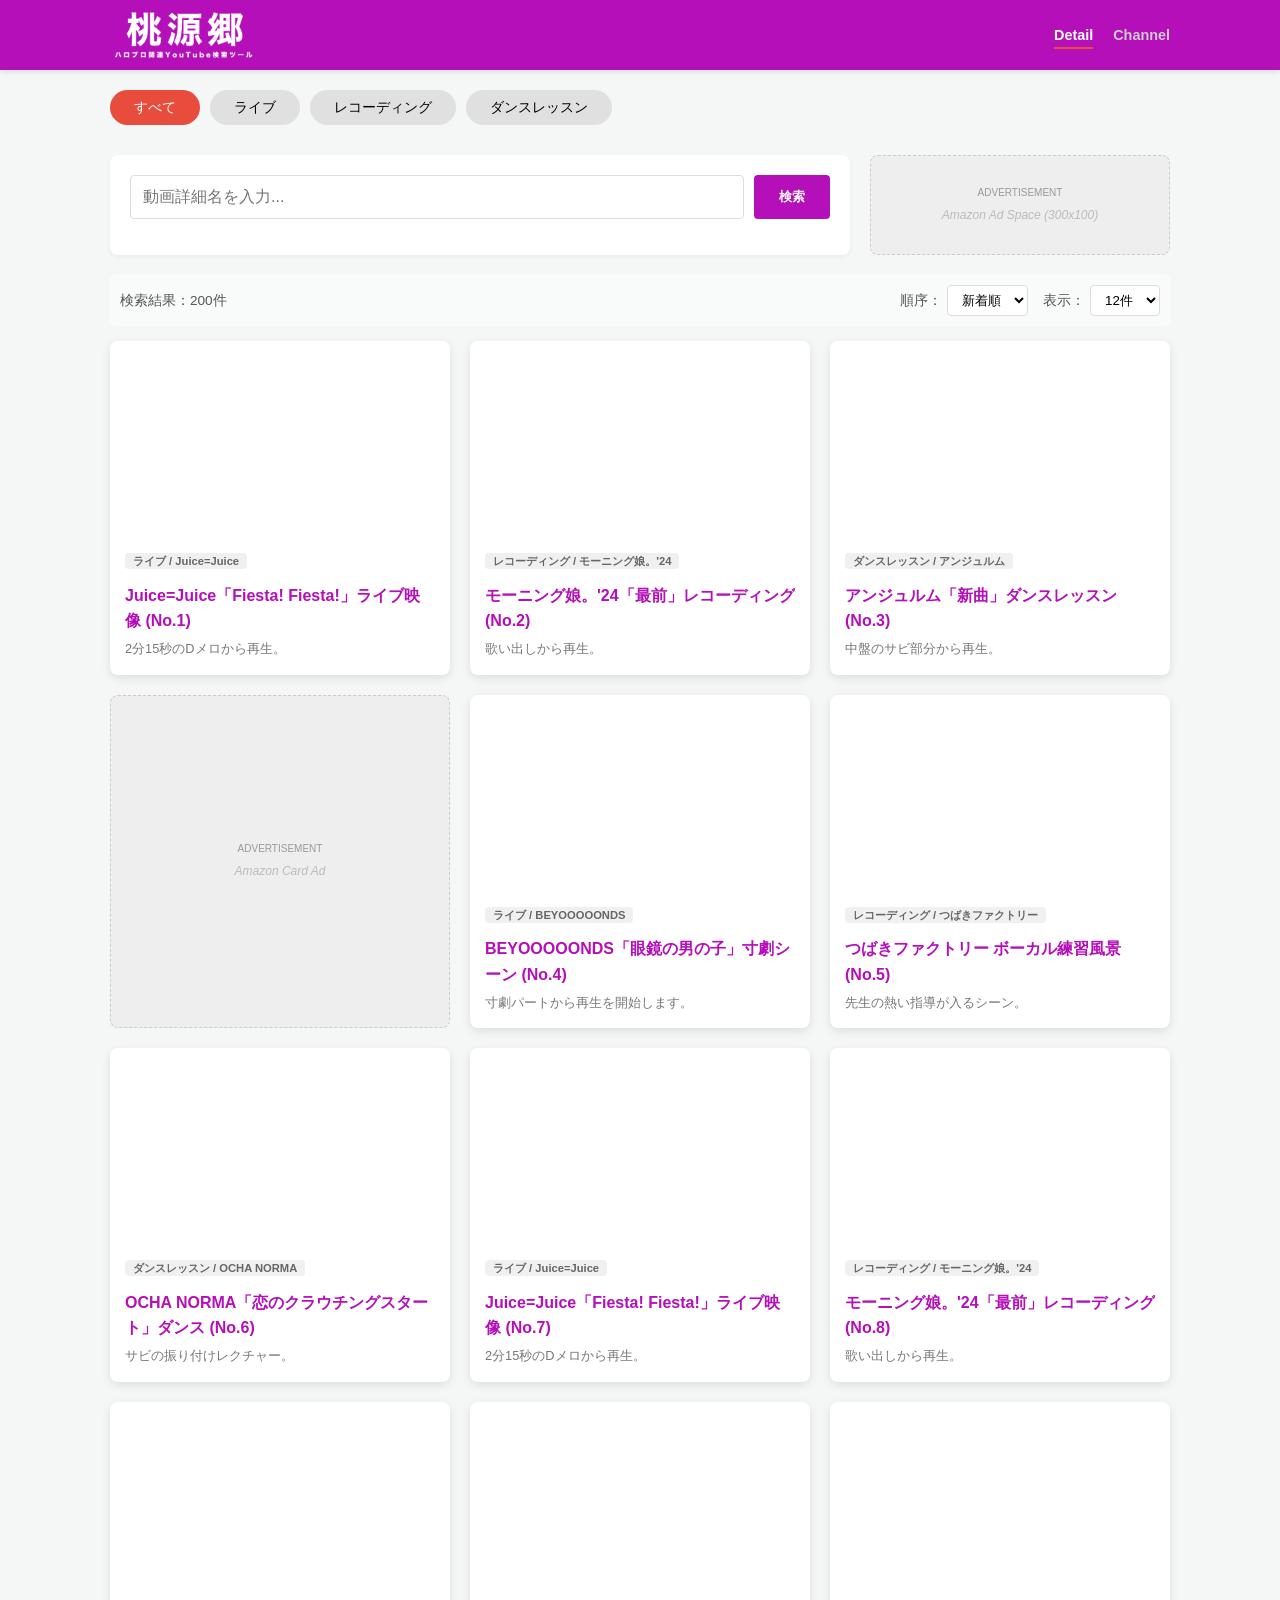
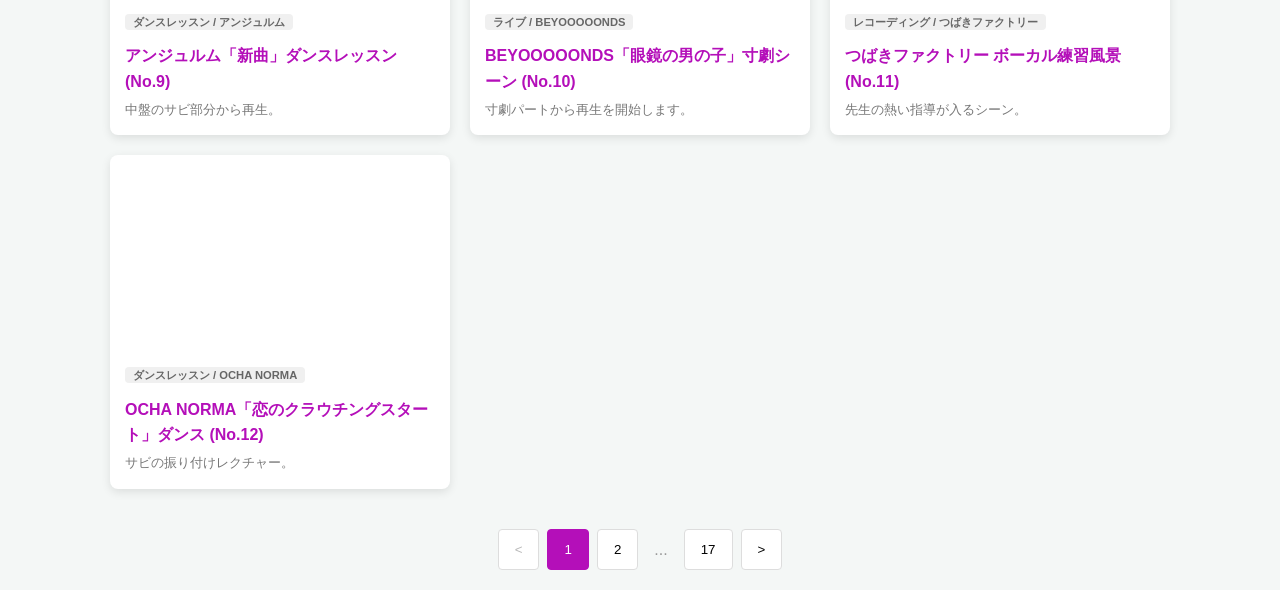
<file: index.html>
<!DOCTYPE html>
<html lang="ja">
<head>
    <meta charset="UTF-8">
    <meta name="viewport" content="width=device-width, initial-scale=1.0">
    <title>H!P Video DB - Detail</title>
    <link rel="stylesheet" href="style.css">
</head>
<body>
    <header class="site-header">
        <div class="header-container">
            <a href="index.html" class="logo-link">
                <img src="logo.png" alt="H!P Video DB" class="logo-img">
            </a>
            <nav class="main-nav">
                <ul>
                    <li><a href="index.html" class="active">Detail</a></li>
                    <li><a href="channel.html">Channel</a></li>
                </ul>
            </nav>
        </div>
    </header>

    <main class="container">
        <section class="filter-tabs" id="categoryTabs">
            <button class="tab-btn active" data-category="すべて">すべて</button>
            <button class="tab-btn" data-category="ライブ">ライブ</button>
            <button class="tab-btn" data-category="レコーディング">レコーディング</button>
            <button class="tab-btn" data-category="ダンスレッスン">ダンスレッスン</button>
        </section>

        <div class="top-layout-group">
            <section class="search-section">
                <div class="search-bar">
                    <div class="input-wrapper">
                        <input type="text" id="searchInput" placeholder="動画詳細名を入力...">
                        <button id="clearBtn" title="クリア">&times;</button>
                    </div>
                    <button id="searchBtn">検索</button>
                </div>
            </section>
            
            <aside class="ad-space ad-top">
                <div class="ad-label">ADVERTISEMENT</div>
                <div class="ad-placeholder">Amazon Ad Space (300x100)</div>
            </aside>
        </div>

        <section class="results-info">
            <div id="resultCount">検索結果：0件</div>
            <div class="controls-group">
                <div class="control-item">
                    <label for="sortOrder">順序：</label>
                    <select id="sortOrder">
                        <option value="newest">新着順</option>
                        <option value="oldest">古い順</option>
                    </select>
                </div>
                <div class="control-item">
                    <label for="pageSize">表示：</label>
                    <select id="pageSize">
                        <option value="12">12件</option>
                        <option value="24">24件</option>
                        <option value="48">48件</option>
                    </select>
                </div>
            </div>
        </section>

        <div class="video-grid" id="videoGrid"></div>

        <nav class="pagination" id="pagination"></nav>
    </main>

    <div id="videoModal" class="modal">
        <div class="modal-content">
            <span class="close-modal">&times;</span>
            <div class="video-container">
                <iframe id="youtubePlayer" src="" frameborder="0" allow="autoplay; encrypted-media" allowfullscreen></iframe>
            </div>
        </div>
    </div>

    <script src="script.js"></script>
</body>
</html>
</file>
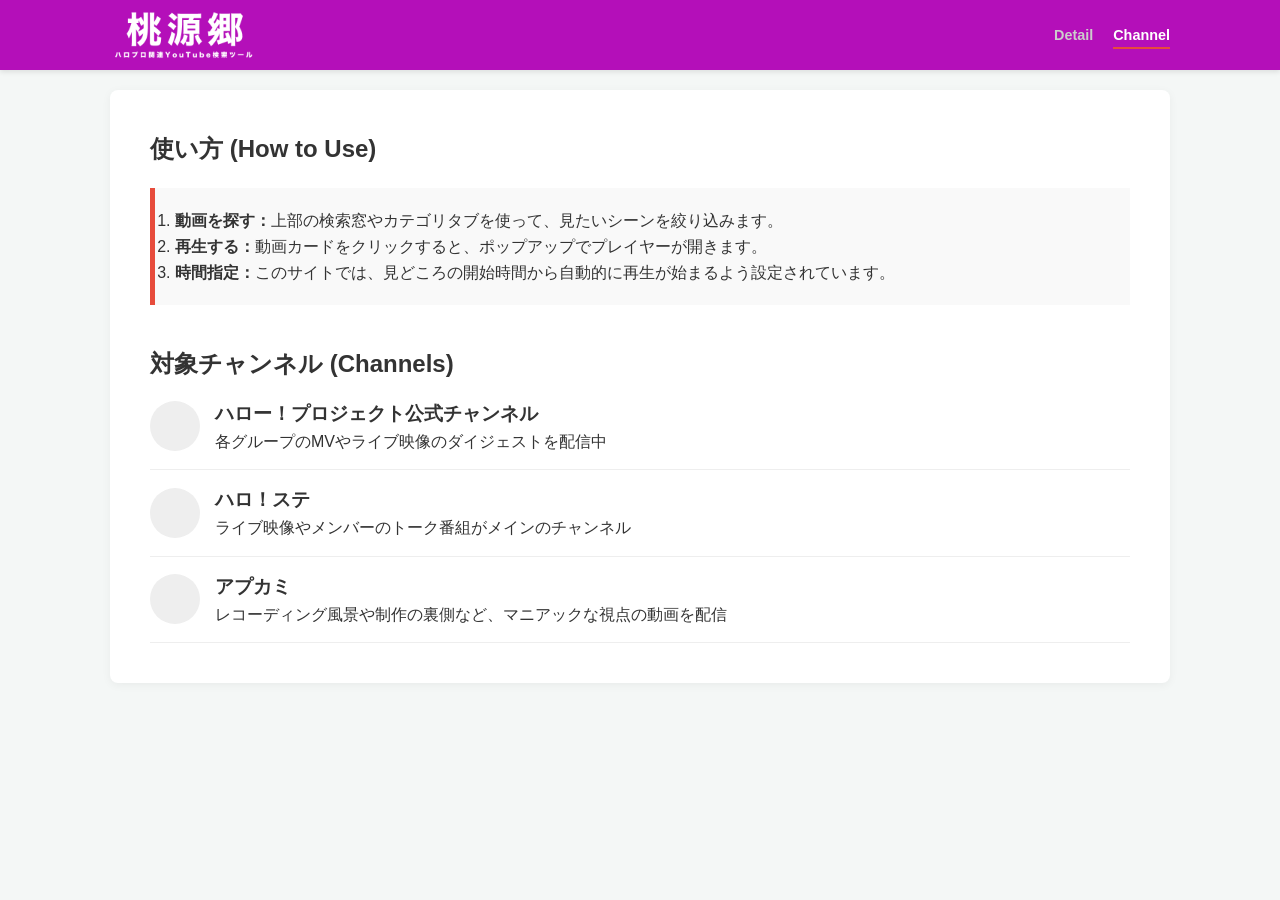
<file: channel.html>
<!DOCTYPE html>
<html lang="ja">
<head>
    <meta charset="UTF-8">
    <meta name="viewport" content="width=device-width, initial-scale=1.0">
    <title>About & Channel - H!P Video DB</title>
    <link rel="stylesheet" href="style.css">
</head>
<body>
    <header class="site-header">
        <div class="header-container">
            <a href="index.html" class="logo-link">
                <img src="logo.png" alt="H!P Video DB" class="logo-img">
            </a>
            <nav class="main-nav">
                <ul>
                    <li><a href="index.html">Detail</a></li>
                    <li><a href="channel.html" class="active">Channel</a></li>
                </ul>
            </nav>
        </div>
    </header>

    <main class="container">
        <section class="info-content">
            <h2>使い方 (How to Use)</h2>
            <div class="guide-box">
                <ol>
                    <li><strong>動画を探す：</strong>上部の検索窓やカテゴリタブを使って、見たいシーンを絞り込みます。</li>
                    <li><strong>再生する：</strong>動画カードをクリックすると、ポップアップでプレイヤーが開きます。</li>
                    <li><strong>時間指定：</strong>このサイトでは、見どころの開始時間から自動的に再生が始まるよう設定されています。</li>
                </ol>
            </div>

            <h2 style="margin-top: 40px;">対象チャンネル (Channels)</h2>
            <div class="channel-list">
                <div class="channel-item">
                    <div class="channel-icon"></div>
                    <div class="channel-info">
                        <h3>ハロー！プロジェクト公式チャンネル</h3>
                        <p>各グループのMVやライブ映像のダイジェストを配信中</p>
                    </div>
                </div>
                <div class="channel-item">
                    <div class="channel-icon"></div>
                    <div class="channel-info">
                        <h3>ハロ！ステ</h3>
                        <p>ライブ映像やメンバーのトーク番組がメインのチャンネル</p>
                    </div>
                </div>
                <div class="channel-item">
                    <div class="channel-icon"></div>
                    <div class="channel-info">
                        <h3>アプカミ</h3>
                        <p>レコーディング風景や制作の裏側など、マニアックな視点の動画を配信</p>
                    </div>
                </div>
            </div>
        </section>
    </main>
</body>
</html>
</file>
<file: style.css>
:root {
    --primary-color: #b40fb9;
    --accent-color: #e74c3c;
    --bg-color: #f4f7f6;
    --card-bg: #ffffff;
    --text-color: #333;
}

/* 基本設定 */
* { box-sizing: border-box; margin: 0; padding: 0; }
body { 
    font-family: "Helvetica Neue", Arial, "Hiragino Kaku Gothic ProN", "Hiragino Sans", Meiryo, sans-serif; 
    background: var(--bg-color); 
    color: var(--text-color); 
    line-height: 1.6;
    overflow-x: hidden;
}
.container { max-width: 1100px; margin: 0 auto; padding: 20px; width: 100%; }

/* ヘッダー */
/* ヘッダー全体の高さを自動調整 */
.site-header { 
    background: var(--primary-color); 
    color: white; 
    padding: 5px 0; /* ロゴが大きくなった分、上下パディングを少し削るとスッキリします */
    position: sticky; 
    top: 0; 
    z-index: 1000; 
    box-shadow: 0 2px 5px rgba(0,0,0,0.1); 
}
.header-container { display: flex; justify-content: space-between; align-items: center; max-width: 1100px; margin: 0 auto; padding: 0 20px; }
.logo-link { display: flex; align-items: center; text-decoration: none; }
/* ヘッダー：ロゴの大きさを2倍に変更 */
.logo-img { 
    height: 60px; /* 45pxから90pxに変更 */
    width: auto; 
    max-width: 400px; /* 最大幅も余裕を持たせて調整 */
    object-fit: contain; 
    display: block; /* 余計な隙間を消すために追加 */
}

.main-nav ul { display: flex; list-style: none; }
.main-nav a { color: #ccc; text-decoration: none; margin-left: 20px; font-weight: bold; font-size: 0.9rem; transition: 0.3s; }
.main-nav a.active { color: white; border-bottom: 2px solid var(--accent-color); padding-bottom: 4px; }

/* 検索 & 広告 */
.top-layout-group { display: flex; gap: 20px; margin-bottom: 20px; flex-wrap: wrap; }
.search-section { flex: 1; min-width: 300px; background: white; padding: 20px; border-radius: 8px; box-shadow: 0 2px 5px rgba(0,0,0,0.05); }
.search-bar { display: flex; gap: 10px; }
.input-wrapper { position: relative; flex: 1; }
#searchInput { width: 100%; padding: 12px; border: 1px solid #ddd; border-radius: 4px; font-size: 1rem; }
#clearBtn { position: absolute; right: 10px; top: 50%; transform: translateY(-50%); background: none; border: none; font-size: 1.5rem; color: #999; cursor: pointer; display: none; }
#searchBtn { padding: 0 25px; background: var(--primary-color); color: white; border: none; border-radius: 4px; cursor: pointer; font-weight: bold; }

.ad-space { background: #eee; border-radius: 8px; border: 1px dashed #ccc; display: flex; align-items: center; justify-content: center; flex-direction: column; }
.ad-top { width: 300px; height: 100px; flex-shrink: 0; }
.ad-card { min-height: 300px; }
.ad-label { font-size: 10px; color: #999; margin-bottom: 5px; }
.ad-placeholder { color: #bbb; font-size: 12px; font-style: italic; }

/* 検索結果・操作系（横並び修正） */
.results-info { 
    display: flex; 
    justify-content: space-between; 
    align-items: center; 
    margin: 20px 0 15px; 
    font-size: 0.85rem; 
    color: #555;
    background: rgba(255,255,255,0.4);
    padding: 10px;
    border-radius: 4px;
}
.controls-group { display: flex; gap: 15px; align-items: center; }
.control-item { display: flex; align-items: center; gap: 5px; }
.control-item select { padding: 6px 10px; border: 1px solid #ddd; border-radius: 4px; background: #fff; cursor: pointer; }

/* カードグリッド */
.video-grid { display: grid; grid-template-columns: repeat(auto-fill, minmax(280px, 1fr)); gap: 20px; margin-bottom: 40px; }
.card { background: white; border-radius: 8px; overflow: hidden; box-shadow: 0 3px 10px rgba(0,0,0,0.1); cursor: pointer; transition: 0.2s; height: 100%; display: flex; flex-direction: column; }
.card:hover { transform: translateY(-5px); }
.card-img { width: 100%; aspect-ratio: 16 / 9; background-size: cover; background-position: center; }
.card-content { padding: 15px; flex-grow: 1; }
.category-badge { font-size: 0.7rem; background: #f0f0f0; padding: 2px 8px; border-radius: 4px; color: #666; font-weight: bold; }
.card-title { font-size: 1rem; margin: 10px 0 5px; font-weight: bold; color: var(--primary-color); display: -webkit-box; -webkit-line-clamp: 2; -webkit-box-orient: vertical; overflow: hidden; }
.card-desc { font-size: 0.8rem; color: #777; display: -webkit-box; -webkit-line-clamp: 2; -webkit-box-orient: vertical; overflow: hidden; }

/* ページネーション */
.pagination { display: flex; justify-content: center; gap: 8px; margin-top: 20px; }
.page-btn { padding: 8px 16px; border: 1px solid #ddd; background: white; cursor: pointer; border-radius: 4px; transition: 0.2s; }
.page-btn.active { background: var(--primary-color); color: white; border-color: var(--primary-color); }

/* Channelページ用 */
.info-content { background: white; padding: 40px; border-radius: 8px; box-shadow: 0 2px 10px rgba(0,0,0,0.05); }
.guide-box { background: #f9f9f9; padding: 20px; border-left: 5px solid var(--accent-color); margin: 20px 0 40px; }
.channel-item { display: flex; align-items: center; padding: 15px 0; border-bottom: 1px solid #eee; }
.channel-icon { width: 50px; height: 50px; background: #eee; border-radius: 50%; margin-right: 15px; flex-shrink: 0; }

/* モーダル */
.modal { display: none; position: fixed; z-index: 2000; top: 0; left: 0; width: 100%; height: 100%; background: rgba(0,0,0,0.9); }
.modal-content { position: relative; top: 50%; left: 50%; transform: translate(-50%, -50%); width: 95%; max-width: 800px; }
.close-modal { position: absolute; top: -45px; right: 0; color: white; font-size: 35px; cursor: pointer; }
.video-container { position: relative; padding-bottom: 56.25%; height: 0; background: #000; border-radius: 8px; overflow: hidden; }
.video-container iframe { position: absolute; top: 0; left: 0; width: 100%; height: 100%; }

/* タブ */
.filter-tabs { display: flex; gap: 10px; margin-bottom: 20px; overflow-x: auto; padding-bottom: 10px; }
.tab-btn { padding: 8px 24px; border: none; background: #e0e0e0; cursor: pointer; border-radius: 20px; white-space: nowrap; font-size: 0.9rem; }
.tab-btn.active { background: var(--accent-color); color: white; }

@media (max-width: 700px) {
    .results-info { flex-direction: column; align-items: flex-start; gap: 15px; }
    .controls-group { width: 100%; justify-content: space-between; }
    .ad-top { width: 100%; height: 80px; }
    .header-container { flex-direction: column; gap: 10px; }
}
</file>
